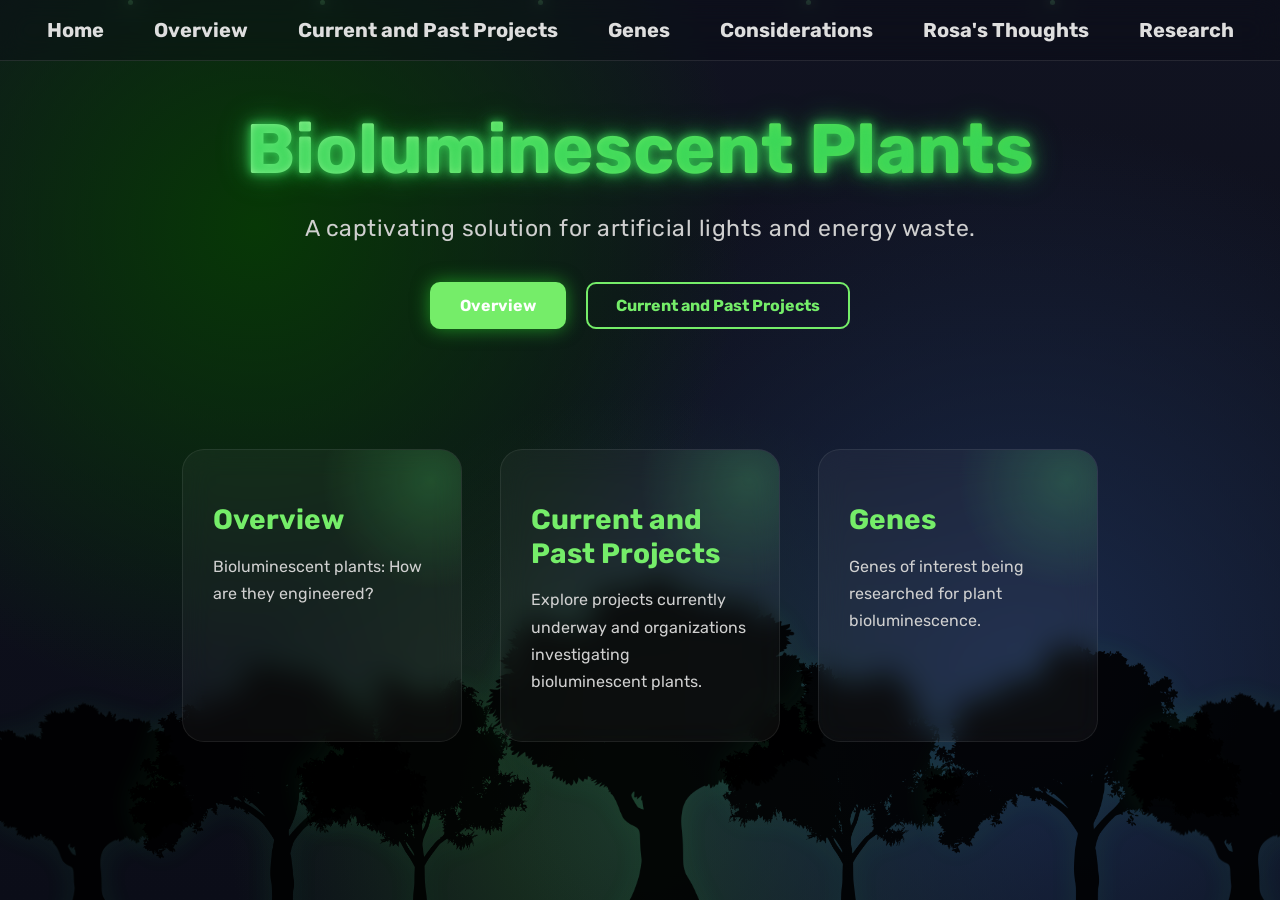
<file: index.html>
<!DOCTYPE html>
<html>

<head>
  <title>Bioluminescent Plants</title>

  <link rel="stylesheet" href="style.css">

  <style>

    body {
      margin: 0;
      overflow-x: hidden;

      font-family: 'Rubik', Arial, sans-serif;
      text-align: center;
      color: white;

      background:
        radial-gradient(circle at 20% 25%, #073806 0%, transparent 40%),
        radial-gradient(circle at 80% 75%, #1a2a4a 0%, transparent 45%),
        radial-gradient(circle at 50% 90%, #1c3b21 0%, transparent 40%),
        linear-gradient(180deg, #111321 0%, #0b0d18 100%);

      min-height: 100vh;
      padding-top: 0px;

      position: relative;
    }

    /* DARK FOREST */

.forest {
  position: fixed;

  bottom: 0;
  left: 0;

  width: 100%;
  height: 100vh;

  z-index: 2;

  pointer-events: none;
  overflow: hidden;
}

.tree {
  position: absolute;

  bottom: -40px;

  opacity: 0;

  object-fit: contain;

  display: block;

  transform-origin: bottom center;

  filter:
    brightness(0)
    drop-shadow(0 0 16px rgba(70,255,120,0.08));

  animation:
    riseUp 1.8s forwards,
    sway 5s ease-in-out infinite;
}

/* TREE POSITIONS */

.t1 {
  left: -2%;
  width: 220px;
  animation-delay: 0s;
}

.t2 {
  left: 10%;
  width: 300px;
  animation-delay: 0.2s;
}

.t3 {
  left: 23%;
  width: 240px;
  animation-delay: 0.4s;
}

.t4 {
  left: 38%;
  width: 340px;
  animation-delay: 0.6s;
}

.t5 {
  left: 56%;
  width: 250px;
  animation-delay: 0.8s;
}

.t6 {
  left: 72%;
  width: 320px;
  animation-delay: 1s;
}

.t7 {
  left: 88%;
  width: 230px;
  animation-delay: 1.2s;
}

/* TREE ANIMATIONS */

@keyframes riseUp {

  0% {
    opacity: 0;

    transform:
      translateY(60px)
      scale(0.96);
  }

  100% {
    opacity: 0.88;

    transform:
      translateY(0px)
      scale(1);
  }

}

@keyframes sway {

  0% {
    transform: rotate(0deg);
  }

  50% {
    transform: rotate(1deg);
  }

  100% {
    transform: rotate(0deg);
  }

}


    /* HERO */

.hero {
  margin-top: 40px;
  margin-bottom: 70px;

  position: relative;
  z-index: 10;
}

    h1 {
      font-size: 82px;
      margin-bottom: 12px;

      background: linear-gradient(to right, #daffd6, #75ed69, #40c433);

      -webkit-background-clip: text;
      -webkit-text-fill-color: transparent;

      text-shadow:
        0 0 8px rgba(55, 214, 88, 0.8),
        0 0 18px rgba(55, 214, 88, 0.6),
        0 0 32px rgba(55, 214, 88, 0.4);

      animation: titleGlow 1.2s ease forwards;
    }

    .subtitle {
      font-size: 23px;
      color: #cfcfcf;

      margin-bottom: 40px;

      letter-spacing: 0.5px;
    }

    /* BUTTONS */

    .buttons {
      display: flex;
      justify-content: center;
      gap: 20px;
      flex-wrap: wrap;
    }

    .main-btn {
      background: #75ed69;
      color: white;

      padding: 14px 30px;

      border-radius: 10px;

      text-decoration: none;
      font-weight: bold;

      box-shadow:
        0 0 18px rgba(46,230,50,0.55);

      transition: all 0.3s;
    }

    .main-btn:hover {
      transform: translateY(-3px);

      box-shadow:
        0 0 30px rgba(46,230,50,0.95);
    }

    .secondary-btn {
      border: 2px solid #75ed69;
      color: #75ed69;

      padding: 12px 28px;

      border-radius: 10px;

      text-decoration: none;
      font-weight: bold;

      transition: all 0.3s;
    }

    .secondary-btn:hover {
      background: #75ed69;
      color: white;

      box-shadow:
        0 0 20px rgba(46,230,50,0.45);
    }


    /* FEATURE SECTION */

.features {
  display: flex;
  justify-content: center;
  gap: 38px;

  flex-wrap: wrap;

  width: 92%;
  max-width: 1300px;

  margin:
    0 auto
    120px auto;

  position: relative;
  z-index: 10;
}

    /* CARDS */

    .card {
      position: relative;

      width: 280px;
      min-height: 250px;

      background: rgba(255,255,255,0.04);

      border-radius: 22px;

      border: 1px solid rgba(255,255,255,0.08);

      backdrop-filter: blur(14px);

      overflow: hidden;

      transition: all 0.35s;

      text-align: left;

      padding: 30px;
      box-sizing: border-box;
    }

    .card:hover {
      transform: translateY(-10px) scale(1.02);

      box-shadow:
        0 0 30px rgba(70,255,120,0.25);
    }

    .card-glow {
      position: absolute;

      width: 220px;
      height: 220px;

      border-radius: 50%;

      top: -80px;
      right: -80px;

      background:
        radial-gradient(circle,
        rgba(90,255,120,0.18) 0%,
        transparent 70%);

      pointer-events: none;
    }

    .card h2 {
      color: #75ed69;

      font-size: 28px;

      margin-bottom: 16px;

      line-height: 1.2;

      position: relative;
      z-index: 2;
    }

    .card p {
      color: #d0d0d0;

      font-size: 16px;

      line-height: 1.7;

      position: relative;
      z-index: 2;
    }

    /* FIREFLIES */

    .firefly {
      position: fixed;

      width: 5px;
      height: 5px;

      background: #8dff9d;

      border-radius: 50%;

      box-shadow:
        0 0 10px #8dff9d,
        0 0 18px #8dff9d;

      opacity: 0.6;

      animation:
        floatFly linear infinite;
    }

    .firefly:nth-child(1) {
      left: 10%;
      animation-duration: 12s;
      animation-delay: 0s;
    }

    .firefly:nth-child(2) {
      left: 25%;
      animation-duration: 15s;
      animation-delay: 3s;
    }

    .firefly:nth-child(3) {
      left: 42%;
      animation-duration: 13s;
      animation-delay: 2s;
    }

    .firefly:nth-child(4) {
      left: 63%;
      animation-duration: 18s;
      animation-delay: 5s;
    }

    .firefly:nth-child(5) {
      left: 82%;
      animation-duration: 16s;
      animation-delay: 1s;
    }

    @keyframes floatFly {

      0% {
        transform: translateY(100vh) translateX(0px);
        opacity: 0;
      }

      10% {
        opacity: 0.7;
      }

      50% {
        transform: translateY(45vh) translateX(30px);
      }

      100% {
        transform: translateY(-20vh) translateX(-20px);
        opacity: 0;
      }

    }

    /* TITLE ANIMATION */

    @keyframes titleGlow {

      0% {
        opacity: 0;
        transform: translateY(12px);
      }

      100% {
        opacity: 1;
        transform: translateY(0px);
      }

    }

    /* MOBILE */

    @media screen and (max-width:768px) {

      h1 {
        font-size: 54px;
      }

      .subtitle {
        font-size: 19px;
      }

      nav ul {
        flex-direction: column;
        gap: 15px;
      }

      .features {
        flex-direction: column;
        align-items: center;
      }

      .card {
        width: 92%;
      }

      .forest {
        height: 220px;
      }

      .tree {
        width: 180px !important;
      }

    }

  </style>

</head>

<body>

  <!-- FIREFLIES -->

  <div class="firefly"></div>
  <div class="firefly"></div>
  <div class="firefly"></div>
  <div class="firefly"></div>
  <div class="firefly"></div>

  <!-- NAVBAR -->

  <nav>

    <ul>
      <li><a href="index.html">Home</a></li>
      <li><a href="overview.html">Overview</a></li>
      <li><a href="projects.html">Current and Past Projects</a></li>
      <li><a href="genes.html">Genes</a></li>
      <li><a href="considerations.html">Considerations</a></li>
      <li><a href="rosasthoughts.html">Rosa's Thoughts</a></li>
      <li><a href="research.html">Research</a></li>
    </ul>

  </nav>

  <!-- HERO -->

  <div class="hero">

    <h1>Bioluminescent Plants</h1>

    <p class="subtitle">
      A captivating solution for artificial lights and energy waste.
    </p>

    <div class="buttons">

      <a href="overview.html" class="main-btn">
        Overview
      </a>

      <a href="projects.html" class="secondary-btn">
        Current and Past Projects
      </a>

    </div>

  </div>

  <!-- FEATURE CARDS -->

  <div class="features">

    <div class="card">

      <div class="card-glow"></div>

      <h2>Overview</h2>

      <p>
        Bioluminescent plants: How are they engineered?
      </p>

    </div>

    <div class="card">

      <div class="card-glow"></div>

      <h2>Current and Past Projects</h2>

      <p>
        Explore projects currently underway and organizations investigating bioluminescent plants.
      </p>

    </div>

    <div class="card">

      <div class="card-glow"></div>

      <h2>Genes</h2>

      <p>
        Genes of interest being researched for plant bioluminescence.
      </p>

    </div>

  </div>

  <!-- FOREST -->

  <div class="forest">

    <img class="tree t1" src="tree silhouette.png">
    <img class="tree t2" src="tree silhouette 2.png">
    <img class="tree t3" src="tree silhouette 3.png">
    <img class="tree t4" src="tree silhouette.png">
    <img class="tree t5" src="tree silhouette 3.png">
    <img class="tree t6" src="tree silhouette 2.png">
    <img class="tree t7" src="tree silhouette.png">

  </div>

</body>

</html>
</file>
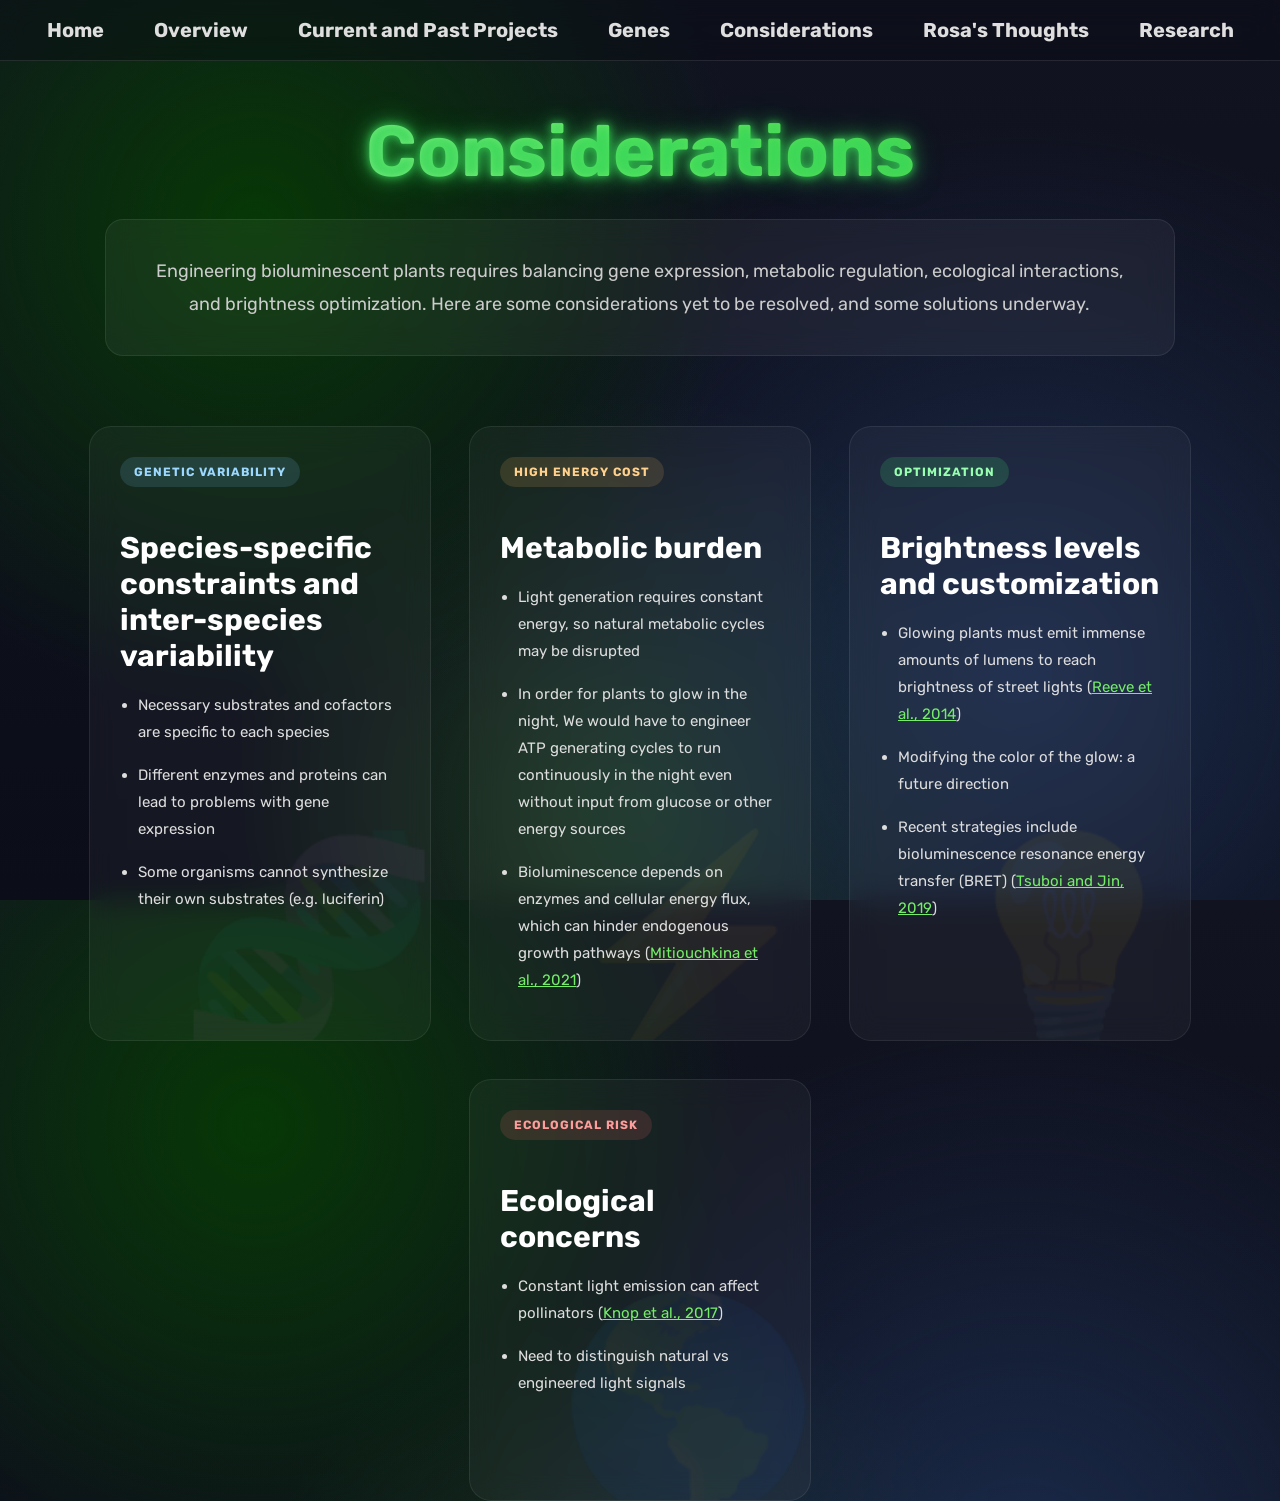
<file: considerations.html>
<!DOCTYPE html>
<html>

<head>
  <title>Considerations</title>
  <link rel="stylesheet" href="style.css">

  <style>

    body {
      margin: 0;
      font-family: 'Rubik', Arial, sans-serif;
      text-align: center;
      color: white;

      background:
        radial-gradient(circle at 20% 25%, #073806 0%, transparent 40%),
        radial-gradient(circle at 80% 75%, #1a2a4a 0%, transparent 45%),
        radial-gradient(circle at 50% 90%, #1c3b21 0%, transparent 40%),
        linear-gradient(180deg, #111321 0%, #0b0d18 100%);

      min-height: 100vh;
      padding-top: 0px;
    }

    /* ===== FADE REVEAL SYSTEM ===== */

    .reveal, .title-reveal {
      opacity: 0;
      transform: translateY(25px);
      transition: all 0.9s ease;
    }

    .reveal.active,
    .title-reveal.active {
      opacity: 1;
      transform: translateY(0);
    }

    /* TITLE */

    h1 {
      font-size: 72px;
      margin-bottom: 25px;

      background: linear-gradient(to right, #daffd6, #75ed69, #40c433);

      -webkit-background-clip: text;
      -webkit-text-fill-color: transparent;

      text-shadow:
        0 0 8px rgba(55, 214, 88, 0.8),
        0 0 18px rgba(55, 214, 88, 0.6),
        0 0 32px rgba(55, 214, 88, 0.4);
    }

    /* INTRO */

    .intro-box {
      width: 78%;
      margin: auto auto 70px auto;
      padding: 35px;

      background: rgba(255,255,255,0.05);
      border-radius: 18px;
      border: 1px solid rgba(255,255,255,0.08);
      backdrop-filter: blur(14px);

      color: #ccc;
      font-size: 18px;
      line-height: 1.8;
    }

    /* GRID */

    .considerations-grid {
      display: flex;
      justify-content: center;
      flex-wrap: wrap;
      gap: 38px;
      width: 92%;
      margin: auto auto 120px auto;
    }

    /* CARDS */

    .consideration-card {
      position: relative;
      width: 340px;
      min-height: 420px;

      background: rgba(255,255,255,0.04);
      border-radius: 22px;
      border: 1px solid rgba(255,255,255,0.08);
      backdrop-filter: blur(14px);
      overflow: hidden;

      transition: all 0.35s;
      text-align: left;

      opacity: 0;
      transform: translateY(25px);
    }

    .consideration-card.active {
      opacity: 1;
      transform: translateY(0);
    }

    .consideration-card:hover {
      transform: translateY(-10px) scale(1.02);
    }

    /* GLOW EFFECTS */

    .species:hover { box-shadow: 0 0 30px rgba(120,200,255,0.28); }
    .metabolic:hover { box-shadow: 0 0 30px rgba(255,180,90,0.28); }
    .brightness:hover { box-shadow: 0 0 30px rgba(70,255,120,0.28); }
    .ecology:hover { box-shadow: 0 0 30px rgba(255,110,110,0.28); }

    /* BACKGROUND SYMBOLS */

    .bg-symbol {
      position: absolute;
      font-size: 210px;
      right: -10px;
      bottom: -30px;
      opacity: 0.05;
      transition: all 0.35s;
      user-select: none;
    }

    .consideration-card:hover .bg-symbol {
      opacity: 0.12;
      transform: scale(1.08);
    }

    /* CONTENT */

    .card-content {
      position: relative;
      z-index: 2;
      padding: 30px;
    }

    .card-content h2 {
      color: white;
      font-size: 30px;
      line-height: 1.2;
      margin-bottom: 18px;
    }

    .card-content ul {
      padding-left: 18px;
    }

    .card-content li {
      color: #ddd;
      font-size: 15px;
      line-height: 1.8;
      margin-bottom: 16px;
    }

    .card-content a {
      color: #75ed69;
      text-decoration: underline;
      transition: all 0.3s;
    }

    .card-content a:hover {
      color: #b8ffb1;
      text-shadow: 0 0 10px rgba(100,255,120,0.8);
    }

    /* STATUS TAGS */

    .status {
      display: inline-block;
      margin-bottom: 18px;
      padding: 8px 14px;
      border-radius: 999px;
      font-size: 12px;
      font-weight: bold;
      letter-spacing: 1px;
    }

    .blue { background: rgba(120,200,255,0.14); color: #9dd8ff; }
    .orange { background: rgba(255,180,90,0.14); color: #ffd18d; }
    .green { background: rgba(70,255,120,0.14); color: #98ffb0; }
    .red { background: rgba(255,110,110,0.14); color: #ff9d9d; }

  </style>
</head>

<body>

  <nav>
    <ul>
      <li><a href="index.html">Home</a></li>
      <li><a href="overview.html">Overview</a></li>
      <li><a href="projects.html">Current and Past Projects</a></li>
      <li><a href="genes.html">Genes</a></li>
      <li><a href="considerations.html">Considerations</a></li>
      <li><a href="rosasthoughts.html">Rosa's Thoughts</a></li>
      <li><a href="research.html">Research</a></li>
    </ul>
  </nav>

  <h1 class="title-reveal">Considerations</h1>

  <div class="intro-box reveal">
    Engineering bioluminescent plants requires balancing gene expression, metabolic regulation, ecological interactions, and brightness optimization. 
    Here are some considerations yet to be resolved, and some solutions underway.
  </div>

  <div class="considerations-grid">

    <div class="consideration-card species reveal">
      <div class="bg-symbol">🧬</div>
      <div class="card-content">
        <span class="status blue">GENETIC VARIABILITY</span>
        <h2>Species-specific constraints and inter-species variability</h2>
        <ul>
          <li>Necessary substrates and cofactors are specific to each species</li>
          <li>Different enzymes and proteins can lead to problems with gene expression</li>
          <li>Some organisms cannot synthesize their own substrates (e.g. luciferin)</li>
        </ul>
      </div>
    </div>

    <div class="consideration-card metabolic reveal">
      <div class="bg-symbol">⚡</div>
      <div class="card-content">
        <span class="status orange">HIGH ENERGY COST</span>
        <h2>Metabolic burden</h2>
        <ul>
          <li>Light generation requires constant energy, so natural metabolic cycles may be disrupted</li>
          <li>
            In order for plants to glow in the night, We would have to engineer ATP generating cycles to run continuously in the night even without input from glucose or other energy sources
          </li>
          <li>
            Bioluminescence depends on enzymes and cellular energy flux, which can hinder endogenous growth pathways
            (<a href="https://pubmed.ncbi.nlm.nih.gov/34251679/" target="_blank">Mitiouchkina et al., 2021</a>)
          </li>
        </ul>
      </div>
    </div>

    <div class="consideration-card brightness reveal">
      <div class="bg-symbol">💡</div>
      <div class="card-content">
        <span class="status green">OPTIMIZATION</span>
        <h2>Brightness levels and customization</h2>
        <ul>
          <li>
            Glowing plants must emit immense amounts of lumens to reach brightness of street lights
            (<a href="https://link.springer.com/chapter/10.1007/978-3-662-43619-6_1" target="_blank">Reeve et al., 2014</a>)
          </li>
          <li>Modifying the color of the glow: a future direction</li>
          <li>
            Recent strategies include bioluminescence resonance energy transfer (BRET)
            (<a href="https://pubmed.ncbi.nlm.nih.gov/35530680/" target="_blank">Tsuboi and Jin, 2019</a>)
          </li>
        </ul>
      </div>
    </div>

    <div class="consideration-card ecology reveal">
      <div class="bg-symbol">🌎</div>
      <div class="card-content">
        <span class="status red">ECOLOGICAL RISK</span>
        <h2>Ecological concerns</h2>
        <ul>
          <li>
            Constant light emission can affect pollinators
            (<a href="https://pubmed.ncbi.nlm.nih.gov/29181445/" target="_blank">Knop et al., 2017</a>)
          </li>
          <li>Need to distinguish natural vs engineered light signals</li>
        </ul>
      </div>
    </div>

  </div>

  <script>
    const reveals = document.querySelectorAll('.reveal, .title-reveal');

    const observer = new IntersectionObserver(entries => {
      entries.forEach(entry => {
        if (entry.isIntersecting) {
          entry.target.classList.add('active');
        }
      });
    }, { threshold: 0.12 });

    reveals.forEach(el => observer.observe(el));

    window.addEventListener('scroll', () => {
      const y = window.scrollY;
      document.body.style.backgroundPosition = `
        0px ${y * 0.08}px,
        0px ${y * 0.05}px,
        0px ${y * 0.02}px,
        center
      `;
    });
  </script>

</body>
</html>
</file>
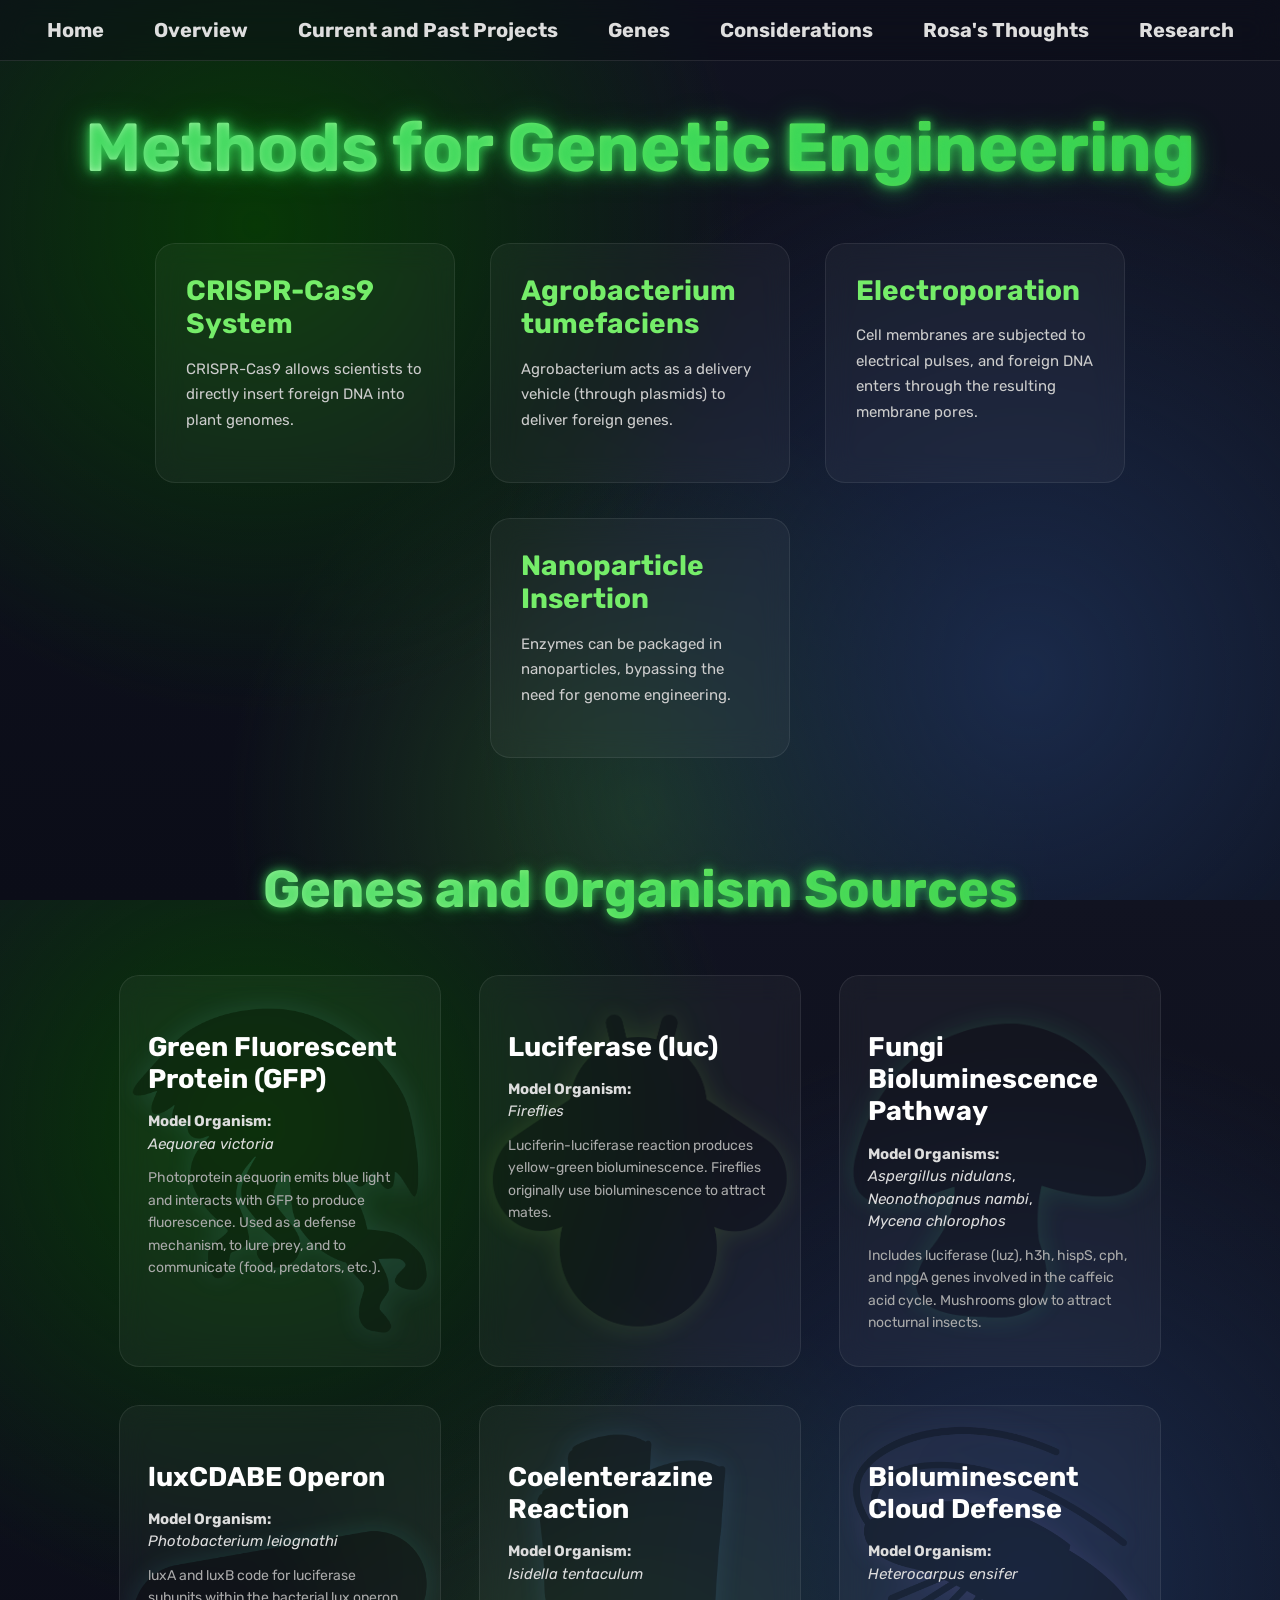
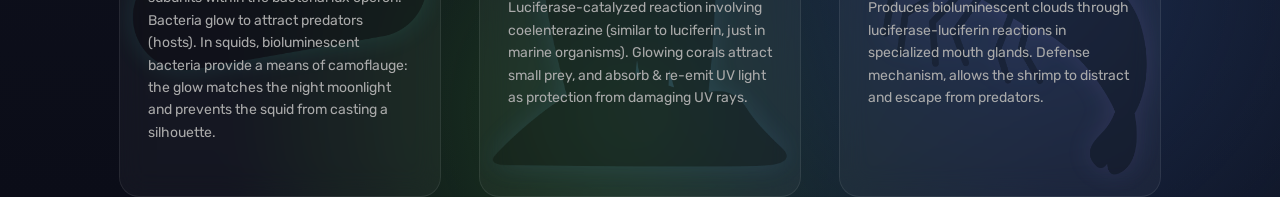
<file: genes.html>
<!DOCTYPE html>
<html>

<head>
  <title>Genes</title>
  <link rel="stylesheet" href="style.css">

  <style>

    body {
      margin: 0;
      font-family: 'Rubik', Arial, sans-serif;
      text-align: center;
      color: white;

      background:
        radial-gradient(circle at 20% 25%, #073806 0%, transparent 40%),
        radial-gradient(circle at 80% 75%, #1a2a4a 0%, transparent 45%),
        radial-gradient(circle at 50% 90%, #1c3b21 0%, transparent 40%),
        linear-gradient(180deg, #111321 0%, #0b0d18 100%);

      min-height: 100vh;
      padding-top: 0px;
    }

    /* ================= ANIMATION (added) ================= */

    @keyframes fadeInUp {
      from {
        opacity: 0;
        transform: translateY(20px);
      }
      to {
        opacity: 1;
        transform: translateY(0);
      }
    }

    h1 {
      font-size: 68px;
      margin-bottom: 55px;

      background: linear-gradient(to right, #daffd6, #75ed69, #40c433);

      -webkit-background-clip: text;
      -webkit-text-fill-color: transparent;

      text-shadow:
        0 0 8px rgba(55, 214, 88, 0.8),
        0 0 18px rgba(55, 214, 88, 0.6),
        0 0 32px rgba(55, 214, 88, 0.4);

      animation: fadeInUp 0.8s ease forwards;
    }

    /* METHODS GRID */

    .methods-container {
      display: flex;
      justify-content: center;
      flex-wrap: wrap;
      gap: 35px;
      width: 92%;
      margin: auto auto 100px auto;
    }

    /* METHOD CARDS */

    .method-card {
      width: 300px;
      height: 240px;

      background: rgba(255,255,255,0.04);
      border-radius: 20px;
      border: 1px solid rgba(255,255,255,0.08);

      backdrop-filter: blur(14px);
      padding: 30px;

      text-align: left;
      transition: all 0.35s;
      box-sizing: border-box;

      /* added animation */
      opacity: 0;
      transform: translateY(20px);
      animation: fadeInUp 0.8s ease forwards;
      animation-delay: 0.15s;
    }

    .method-card:hover {
      transform: translateY(-8px);
      box-shadow:
        0 0 24px rgba(55,214,88,0.22);
    }

    .method-card h2 {
      color: #75ed69;
      font-size: 28px;
      line-height: 1.2;
      margin-top: 0;
      margin-bottom: 16px;
    }

    .method-card p {
      color: #ccc;
      font-size: 15px;
      line-height: 1.7;
      margin: 0;
    }

    /* SECTION TITLE */

    .section-title {
      font-size: 52px;
      margin-top: 40px;
      margin-bottom: 55px;

      background: linear-gradient(to right, #daffd6, #75ed69, #40c433);
      -webkit-background-clip: text;
      -webkit-text-fill-color: transparent;

      text-shadow:
        0 0 8px rgba(55, 214, 88, 0.7),
        0 0 18px rgba(55, 214, 88, 0.4);

      animation: fadeInUp 0.8s ease forwards;
      animation-delay: 0.1s;
    }

    /* GRID */

    .organism-grid {
      display: flex;
      justify-content: center;
      flex-wrap: wrap;
      gap: 38px;
      width: 92%;
      margin: auto auto 120px auto;
    }

    /* ORGANISM CARD */

    .organism-card {
      position: relative;
      width: 320px;
      height: 390px;

      background: rgba(255,255,255,0.04);
      border-radius: 20px;
      border: 1px solid rgba(255,255,255,0.08);

      backdrop-filter: blur(14px);
      overflow: hidden;

      transition: all 0.35s;

      /* added animation */
      opacity: 0;
      transform: translateY(20px);
      animation: fadeInUp 0.8s ease forwards;
      animation-delay: 0.2s;
    }

    .organism-card:hover {
      transform: translateY(-8px);
    }

    /* SILHOUETTES */

    .organism-card img {
      position: absolute;
      width: 92%;
      height: 92%;
      object-fit: contain;

      top: 50%;
      left: 50%;
      transform: translate(-50%, -50%);

      opacity: 0.22;
      transition: all 0.35s;
    }

    /* TEXT */

    .organism-info {
      position: relative;
      z-index: 2;
      padding: 28px;
      text-align: left;
    }

    .organism-info h3 {
      color: white;
      font-size: 27px;
      line-height: 1.2;
      margin-bottom: 14px;
    }

    .organism-info p {
      color: #ddd;
      font-size: 15px;
      line-height: 1.5;
      margin-bottom: 12px;
    }

    .organism-info span {
      color: #aaa;
      font-size: 14px;
      line-height: 1.6;
    }

    /* GLOW COLORS (unchanged) */

    .jellyfish img { filter: drop-shadow(0 0 14px rgba(120,220,255,0.55)); }
    .jellyfish:hover img { opacity: 0.32; filter: drop-shadow(0 0 24px rgba(120,220,255,0.8)); }

    .firefly img { filter: drop-shadow(0 0 14px rgba(190,255,90,0.55)); }
    .firefly:hover img { opacity: 0.32; filter: drop-shadow(0 0 24px rgba(190,255,90,0.8)); }

    .mushroom img { filter: drop-shadow(0 0 14px rgba(80,255,140,0.55)); }
    .mushroom:hover img { opacity: 0.32; filter: drop-shadow(0 0 24px rgba(80,255,140,0.8)); }

    .bacteria img { filter: drop-shadow(0 0 14px rgba(80,255,220,0.55)); }
    .bacteria:hover img { opacity: 0.32; filter: drop-shadow(0 0 24px rgba(80,255,220,0.8)); }

    .coral img { filter: drop-shadow(0 0 14px rgba(100,180,255,0.55)); }
    .coral:hover img { opacity: 0.32; filter: drop-shadow(0 0 24px rgba(100,180,255,0.8)); }

    .shrimp img { filter: drop-shadow(0 0 14px rgba(180,140,255,0.55)); }
    .shrimp:hover img { opacity: 0.32; filter: drop-shadow(0 0 24px rgba(180,140,255,0.8)); }

    /* MOBILE */

    @media screen and (max-width:768px) {

      h1 { font-size: 50px; }

      .section-title { font-size: 40px; }

      nav ul { flex-direction: column; gap: 15px; }

      .organism-card,
      .method-card {
        width: 92%;
        height: auto;
      }
    }

  </style>

</head>

<body>

  <nav>
    <ul>
      <li><a href="index.html">Home</a></li>
      <li><a href="overview.html">Overview</a></li>
      <li><a href="projects.html">Current and Past Projects</a></li>
      <li><a href="genes.html">Genes</a></li>
      <li><a href="considerations.html">Considerations</a></li>
      <li><a href="rosasthoughts.html">Rosa's Thoughts</a></li>
      <li><a href="research.html">Research</a></li>
    </ul>
  </nav>

  <h1>Methods for Genetic Engineering</h1>

  <div class="methods-container">

    <div class="method-card">
      <h2>CRISPR-Cas9 System</h2>
      <p>CRISPR-Cas9 allows scientists to directly insert foreign DNA into plant genomes.</p>
    </div>

    <div class="method-card">
      <h2>Agrobacterium tumefaciens</h2>
      <p>Agrobacterium acts as a delivery vehicle (through plasmids) to deliver foreign genes.</p>
    </div>

    <div class="method-card">
      <h2>Electroporation</h2>
      <p>Cell membranes are subjected to electrical pulses, and foreign DNA enters through the resulting membrane pores.</p>
    </div>

    <div class="method-card">
      <h2>Nanoparticle Insertion</h2>
      <p>Enzymes can be packaged in nanoparticles, bypassing the need for genome engineering.</p>
    </div>

  </div>

  <h2 class="section-title">Genes and Organism Sources</h2>

  <div class="organism-grid">

    <!-- JELLYFISH -->
    <div class="organism-card jellyfish">

      <img src="jellyfish silhouette.png" alt="Jellyfish">

      <div class="organism-info">

        <h3>Green Fluorescent Protein (GFP)</h3>

        <p>
          <strong>Model Organism:</strong><br>
          <i>Aequorea victoria</i>
        </p>

        <span>
          Photoprotein aequorin emits blue light and interacts with GFP to produce fluorescence. Used as a defense mechanism, to lure prey, and to communicate (food, predators, etc.).
        </span>

      </div>

    </div>

    <!-- FIREFLY -->
    <div class="organism-card firefly">

      <img src="firefly silhouette 2.png" alt="Firefly">

      <div class="organism-info">

        <h3>Luciferase (luc)</h3>

        <p>
          <strong>Model Organism:</strong><br>
          <i>Fireflies</i>
        </p>

        <span>
          Luciferin-luciferase reaction produces yellow-green bioluminescence. Fireflies originally use bioluminescence to attract mates.
        </span>

      </div>

    </div>

    <!-- MUSHROOM -->
    <div class="organism-card mushroom">

      <img src="mushroom silhouette.png" alt="Mushroom">

      <div class="organism-info">

        <h3>Fungi Bioluminescence Pathway</h3>

        <p>
          <strong>Model Organisms:</strong><br>
          <i>Aspergillus nidulans</i>,<br>
          <i>Neonothopanus nambi</i>,<br>
          <i>Mycena chlorophos</i>
        </p>

        <span>
          Includes luciferase (luz), h3h, hispS, cph, and npgA genes involved in the caffeic acid cycle. Mushrooms glow to attract nocturnal insects.
        </span>

      </div>

    </div>

    <!-- BACTERIA -->
    <div class="organism-card bacteria">

      <img src="bacteria silhouette.png" alt="Bacteria">

      <div class="organism-info">

        <h3>luxCDABE Operon</h3>

        <p>
          <strong>Model Organism:</strong><br>
          <i>Photobacterium leiognathi</i>
        </p>

        <span>
          luxA and luxB code for luciferase subunits within the bacterial lux operon. Bacteria glow to attract predators (hosts). In squids, bioluminescent bacteria provide a means of camoflauge: the glow matches the night moonlight and prevents the squid from casting a silhouette. 
        </span>

      </div>

    </div>

    <!-- CORAL -->
    <div class="organism-card coral">

      <img src="coral silhouette.png" alt="Coral">

      <div class="organism-info">

        <h3>Coelenterazine Reaction</h3>

        <p>
          <strong>Model Organism:</strong><br>
          <i>Isidella tentaculum</i>
        </p>

        <span>
          Luciferase-catalyzed reaction involving coelenterazine (similar to luciferin, just in marine organisms). Glowing corals attract small prey, and absorb & re-emit UV light as protection from damaging UV rays.
        </span>

      </div>

    </div>

    <!-- SHRIMP -->
    <div class="organism-card shrimp">

      <img src="shrimp silhouette.png" alt="Shrimp">

      <div class="organism-info">

        <h3>Bioluminescent Cloud Defense</h3>

        <p>
          <strong>Model Organism:</strong><br>
          <i>Heterocarpus ensifer</i>
        </p>

        <span>
          Produces bioluminescent clouds through luciferase-luciferin reactions in specialized mouth glands. Defense mechanism, allows the shrimp to distract and escape from predators.
        </span>

      </div>

    </div>

  </div>

</body>

</html>
</file>
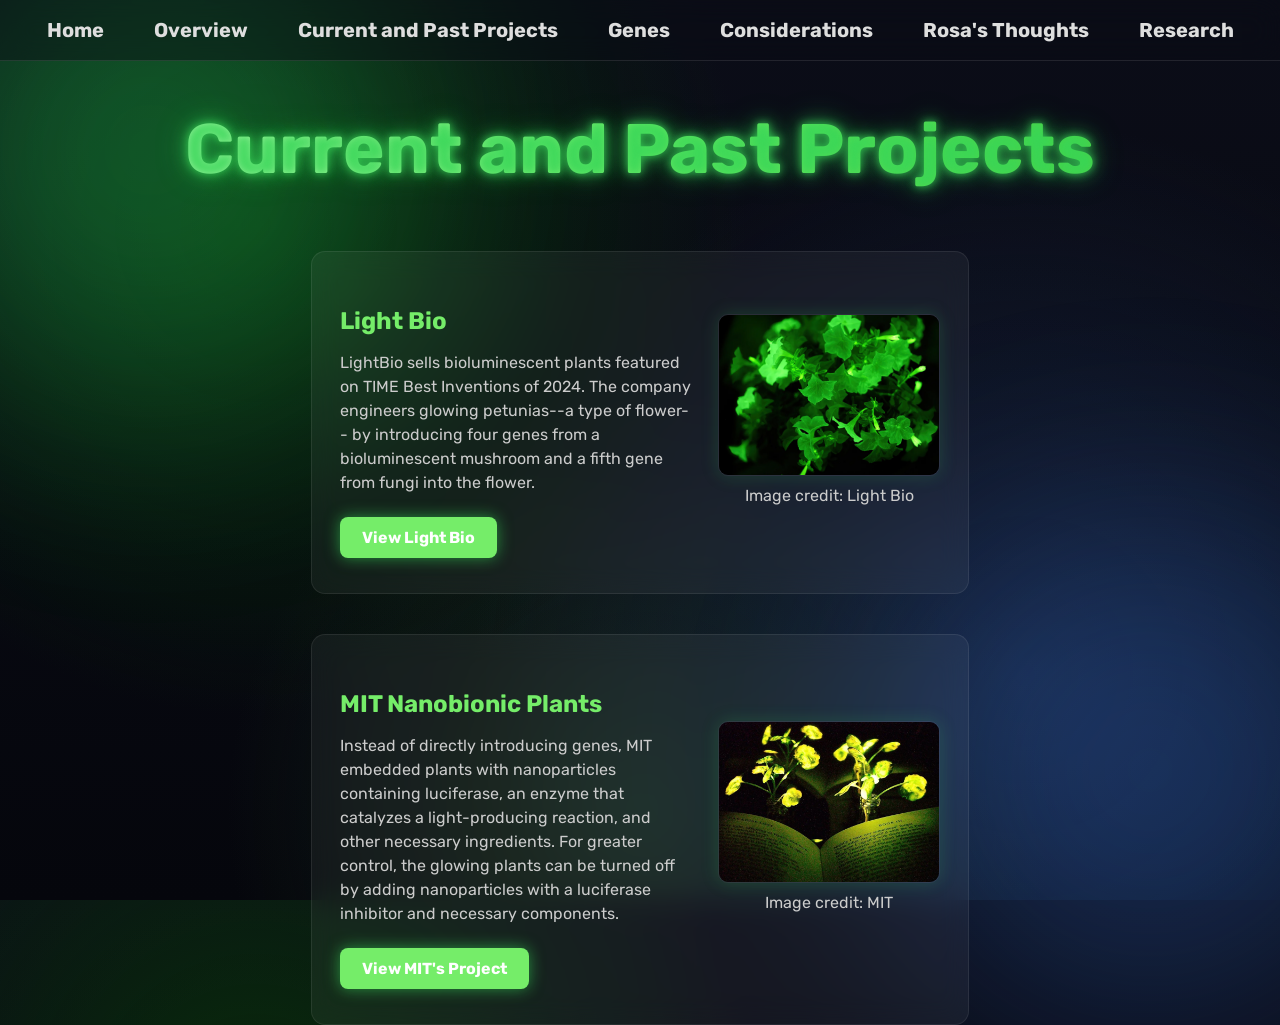
<file: projects.html>
<!DOCTYPE html>
<html>

<head>
  <title>Current and Past Projects</title>
  <link rel="stylesheet" href="style.css">

  <style>

    body {
      margin: 0;
      font-family: 'Rubik', Arial, sans-serif;
      text-align: center;
      color: white;

      background:
        radial-gradient(circle at 20% 25%, rgba(7,56,6,0.7) 0%, transparent 40%),
        radial-gradient(circle at 80% 75%, rgba(26,42,74,0.7) 0%, transparent 45%),
        radial-gradient(circle at 50% 90%, rgba(28,59,33,0.6) 0%, transparent 40%),
        linear-gradient(180deg, #0b0d18 0%, #05060c 100%);

      min-height: 100vh;
      padding-top: 0px;
      overflow-x: hidden;
    }

    body::before,
    body::after {
      content: "";
      position: fixed;
      width: 500px;
      height: 500px;
      border-radius: 50%;
      filter: blur(120px);
      z-index: -1;
      opacity: 0.25;
      animation: floatGlow 14s ease-in-out infinite alternate;
    }

    body::before {
      background: #2cff7a;
      top: -100px;
      left: -100px;
    }

    body::after {
      background: #3b82f6;
      bottom: -120px;
      right: -120px;
      animation: floatGlow 18s ease-in-out infinite alternate-reverse;
    }

    @keyframes floatGlow {
      from { transform: translateY(0px) scale(1); }
      to { transform: translateY(40px) scale(1.1); }
    }

    h1 {
      font-size: 70px;
      margin-bottom: 60px;

      background: linear-gradient(to right, #daffd6, #75ed69, #40c433);
      -webkit-background-clip: text;
      -webkit-text-fill-color: transparent;

      text-shadow:
        0 0 8px rgba(55, 214, 88, 0.8),
        0 0 18px rgba(55, 214, 88, 0.6),
        0 0 32px rgba(55, 214, 88, 0.4);

      animation: fadeInUp 0.8s ease forwards;
    }

    .guides-container {
      display: flex;
      justify-content: center;
      gap: 40px;
      flex-wrap: wrap;
      margin-bottom: 120px;
    }

    .guide-card {
      width: 600px;
      min-height: 260px;

      display: flex;
      justify-content: space-between;
      align-items: center;
      gap: 25px;

      padding: 35px 28px;

      background: rgba(255,255,255,0.05);
      border-radius: 14px;
      border: 1px solid rgba(255,255,255,0.08);

      backdrop-filter: blur(14px);

      text-align: left;

      transition: all 0.35s ease;

      opacity: 0;
      transform: translateY(25px);
      animation: fadeInUp 0.8s ease forwards;
    }

    .guide-card:nth-child(2) {
      animation-delay: 0.15s;
    }

    .guide-card:hover {
      transform: translateY(-8px);
      box-shadow: 0 0 25px rgba(55, 214, 88, 0.35);
    }

    .card-content {
      flex: 1;
    }

    .media {
      display: flex;
      flex-direction: column;
      align-items: center;
    }

    .guide-card img {
      width: 220px;
      height: 160px;
      object-fit: cover;

      border-radius: 10px;
      border: 1px solid rgba(255,255,255,0.08);

      box-shadow: 0 0 18px rgba(55, 214, 88, 0.18);
    }

    .image-credit {
      font-size: 12px;
      color: rgba(255,255,255,0.5);
      margin-top: 8px;
    }

    .guide-card h2 {
      color: #75ed69;
      margin-bottom: 15px;
      font-size: 24px;
    }

    .guide-card p {
      color: #ccc;
      font-size: 16px;
      line-height: 1.5;
      margin-bottom: 22px;
    }

    .guide-card a {
      display: inline-block;
      text-decoration: none;

      background: #75ed69;
      color: white;

      padding: 11px 22px;
      border-radius: 8px;
      font-weight: bold;

      box-shadow: 0 0 15px rgba(55, 214, 88, 0.6);
      transition: all 0.3s;
    }

    .guide-card a:hover {
      background: #57c76a;
      box-shadow: 0 0 25px rgba(55, 214, 88, 1);
    }

    @keyframes fadeInUp {
      from {
        opacity: 0;
        transform: translateY(25px);
      }
      to {
        opacity: 1;
        transform: translateY(0);
      }
    }

  </style>

</head>

<body data-page="studyguides">

<nav>
  <ul>
     <li><a href="index.html">Home</a></li>
    <li><a href="overview.html">Overview</a></li>
    <li><a href="projects.html">Current and Past Projects</a></li>
    <li><a href="genes.html">Genes</a></li>
    <li><a href="considerations.html">Considerations</a></li>
    <li><a href="rosasthoughts.html">Rosa's Thoughts</a></li>
    <li><a href="research.html">Research</a></li>
  </ul>
</nav>

<h1>Current and Past Projects</h1>

<div class="guides-container">

  <div class="guide-card">

    <div class="card-content">
      <h2>Light Bio</h2>

      <p>
        LightBio sells bioluminescent plants featured on TIME Best Inventions of 2024. The company engineers glowing petunias--a type of flower-- by introducing four genes from a bioluminescent mushroom and a fifth gene from fungi into the flower. 
      </p>

      <a href="https://light.bio/?srsltid=AfmBOorNCK0HzvQUMNzmnxAu2SzDWaCtN6ujWsZsHLunSIAgh1n4mokr" target="_blank">
        View Light Bio
      </a>
    </div>

    <div class="media">
      <img src="lightbio.webp" alt="Light Bio">
      <p class="image-credit">Image credit: Light Bio</p>
    </div>

  </div>

  <div class="guide-card">

    <div class="card-content">
      <h2>MIT Nanobionic Plants</h2>

      <p>
        Instead of directly introducing genes, MIT embedded plants with nanoparticles containing luciferase, an enzyme that catalyzes a light-producing reaction, and other necessary ingredients. For greater control, the glowing plants can be turned off by adding nanoparticles with a luciferase inhibitor and necessary components.
      </p>

      <a href="https://news.mit.edu/2017/engineers-create-nanobionic-plants-that-glow-1213" target="_blank">
        View MIT's Project
      </a>
    </div>

    <div class="media">
      <img src="glowingplant.jpg" alt="Glowing Plant">
      <p class="image-credit">Image credit: MIT</p>
    </div>

  </div>

</div>

</body>

</html>
</file>
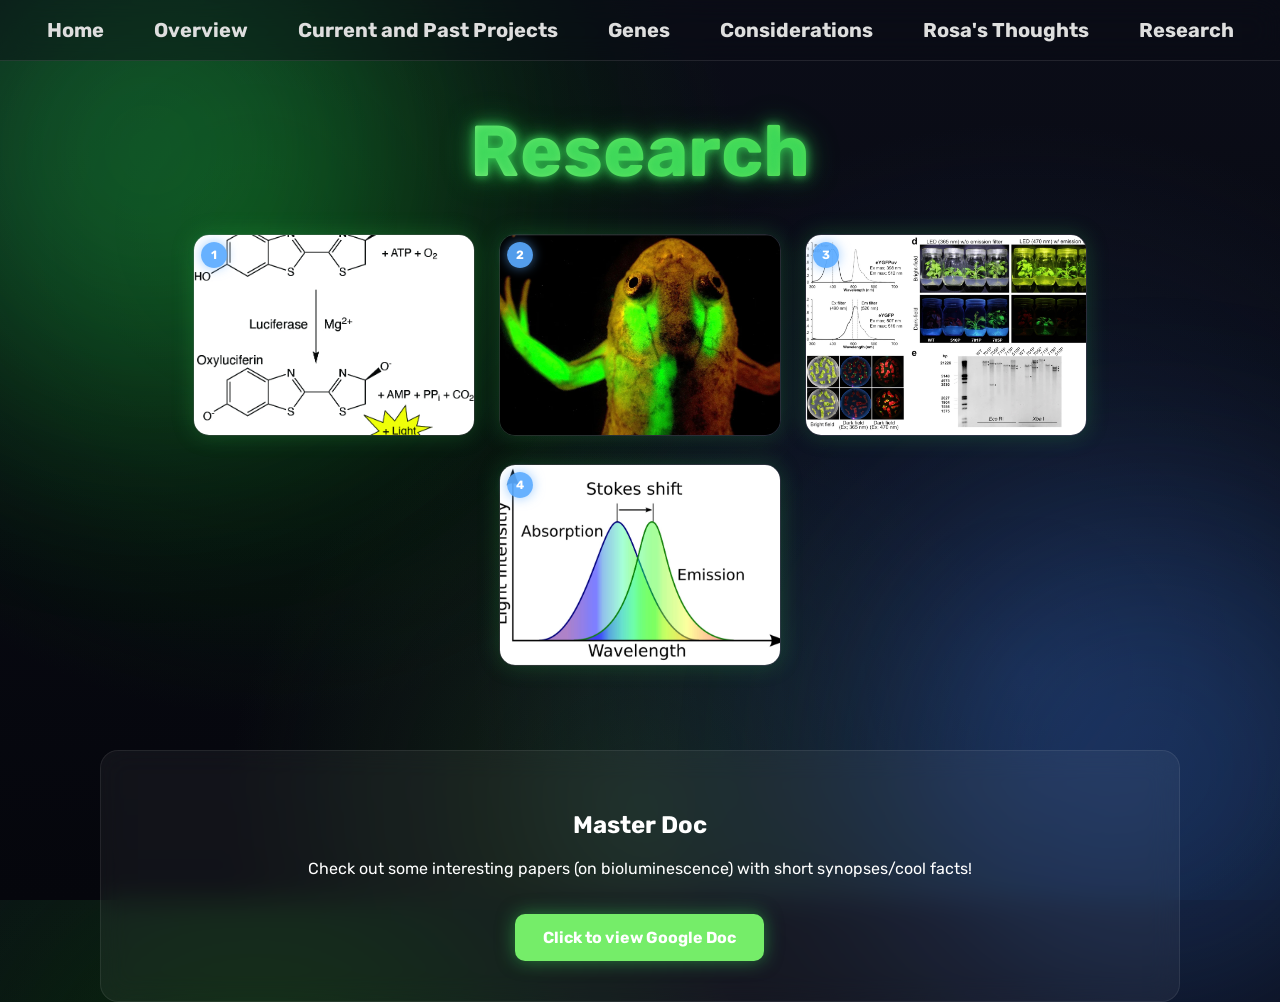
<file: research.html>
<!DOCTYPE html>
<html>

<head>
  <title>Research</title>
  <link rel="stylesheet" href="style.css">

  <style>

    body {
      margin: 0;
      font-family: 'Rubik', Arial, sans-serif;
      text-align: center;
      color: white;

      background:
        radial-gradient(circle at 20% 25%, rgba(7,56,6,0.7) 0%, transparent 40%),
        radial-gradient(circle at 80% 75%, rgba(26,42,74,0.7) 0%, transparent 45%),
        radial-gradient(circle at 50% 90%, rgba(28,59,33,0.6) 0%, transparent 40%),
        linear-gradient(180deg, #0b0d18 0%, #05060c 100%);

      min-height: 100vh;
      padding-top: 0px;
      overflow-x: hidden;
    }

    /* floating glow */
    body::before,
    body::after {
      content: "";
      position: fixed;
      width: 500px;
      height: 500px;
      border-radius: 50%;
      filter: blur(120px);
      z-index: -1;
      opacity: 0.25;
      animation: floatGlow 14s ease-in-out infinite alternate;
    }

    body::before {
      background: #2cff7a;
      top: -100px;
      left: -100px;
    }

    body::after {
      background: #3b82f6;
      bottom: -120px;
      right: -120px;
      animation: floatGlow 18s ease-in-out infinite alternate-reverse;
    }

    @keyframes floatGlow {
      from { transform: translateY(0px) scale(1); }
      to { transform: translateY(40px) scale(1.1); }
    }

    /* TITLE */
    h1 {
      font-size: 72px;
      margin-bottom: 40px;

      background: linear-gradient(to right, #daffd6, #75ed69, #40c433);
      -webkit-background-clip: text;
      -webkit-text-fill-color: transparent;

      text-shadow:
        0 0 8px rgba(55, 214, 88, 0.8),
        0 0 18px rgba(55, 214, 88, 0.6),
        0 0 32px rgba(55, 214, 88, 0.4);

      animation: fadeInUp 0.8s ease forwards;
    }

    @keyframes fadeInUp {
      from { opacity: 0; transform: translateY(25px); }
      to { opacity: 1; transform: translateY(0); }
    }

    /* IMAGE STRIP (NOW HERO STYLE) */
    .image-strip {
      width: 92%;
      margin: 20px auto 80px auto;

      display: flex;
      justify-content: center;
      gap: 24px;
      flex-wrap: wrap;
    }

    .image-item {
      position: relative;
    }

    /* BIGGER IMAGES */
    .image-item img {
      width: 280px;
      height: 200px;
      object-fit: cover;

      border-radius: 16px;

      border: 1px solid rgba(255,255,255,0.12);

      box-shadow: 0 0 22px rgba(55, 214, 88, 0.22);

      transition: all 0.3s ease;
    }

    .image-item img:hover {
      transform: translateY(-8px) scale(1.05);
      box-shadow: 0 0 35px rgba(55, 214, 88, 0.4);
    }

    /* BLUE REFERENCE NUMBERS */
    .ref-num {
      position: absolute;
      top: 8px;
      left: 8px;

      width: 26px;
      height: 26px;

      display: flex;
      align-items: center;
      justify-content: center;

      border-radius: 50%;

      background: rgba(90, 170, 255, 0.92);
      color: white;

      font-size: 12px;
      font-weight: bold;

      text-decoration: none;

      box-shadow: 0 0 12px rgba(90,170,255,0.6);

      transition: all 0.2s ease;
    }

    .ref-num:hover {
      transform: scale(1.15);
      background: rgba(120, 200, 255, 1);
      box-shadow: 0 0 18px rgba(120,200,255,0.9);
    }

    /* DOC BOX */
    .doc-box {
      width: 78%;
      margin: auto auto 120px auto;

      padding: 40px;

      background: rgba(255,255,255,0.05);
      border-radius: 18px;
      border: 1px solid rgba(255,255,255,0.08);

      backdrop-filter: blur(14px);

      animation: fadeInUp 1s ease forwards;
    }

    .doc-box a {
      display: inline-block;

      margin-top: 20px;
      padding: 14px 28px;

      background: #75ed69;
      color: white;

      font-weight: bold;
      text-decoration: none;

      border-radius: 10px;

      box-shadow: 0 0 18px rgba(55,214,88,0.5);

      transition: all 0.3s;
    }

    .doc-box a:hover {
      transform: translateY(-4px);
      box-shadow: 0 0 28px rgba(55,214,88,0.9);
    }

  </style>
</head>

<body>

  <nav>
    <ul>
      <li><a href="index.html">Home</a></li>
      <li><a href="overview.html">Overview</a></li>
      <li><a href="projects.html">Current and Past Projects</a></li>
      <li><a href="genes.html">Genes</a></li>
      <li><a href="considerations.html">Considerations</a></li>
      <li><a href="rosasthoughts.html">Rosa's Thoughts</a></li>
      <li><a href="research.html">Research</a></li>
    </ul>
  </nav>

  <h1>Research</h1>

  <!-- IMAGE HERO STRIP -->
  <div class="image-strip">

    <div class="image-item">
      <img src="luciferin oxidation.jpg" alt="Luciferin oxidation">
      <a class="ref-num" href="https://apologeticspress.org/living-light-the-mechanisms-and-diversity-of-bioluminescence/" target="_blank">1</a>
    </div>

    <div class="image-item">
      <img src="glowing frog.jpg" alt="Glowing frog">
      <a class="ref-num" href="https://www.livescience.com/16752-gfp-protein-fluorescent-nih-nigms.html" target="_blank">2</a>
    </div>

    <div class="image-item">
      <img src="fp petunias.jpg" alt="Fluorescent petunias">
      <a class="ref-num" href="https://www.nature.com/articles/s41598-018-34837-2" target="_blank">3</a>
    </div>

    <div class="image-item">
      <img src="stokes shift.jpg" alt="Stokes shift">
      <a class="ref-num" href="https://en.wikipedia.org/wiki/Stokes_shift" target="_blank">4</a>
    </div>

  </div>

  <!-- DOC BOX -->
  <div class="doc-box">
    <h2>Master Doc</h2>
    <p>Check out some interesting papers (on bioluminescence) with short synopses/cool facts!</p>

    <a href="https://docs.google.com/document/d/1FgqPWyTRj56OVwGlZGe6800uagSLP04_dhb3rr5G20Y/edit?usp=sharing" target="_blank">
      Click to view Google Doc
    </a>
  </div>

</body>
</html>
</file>
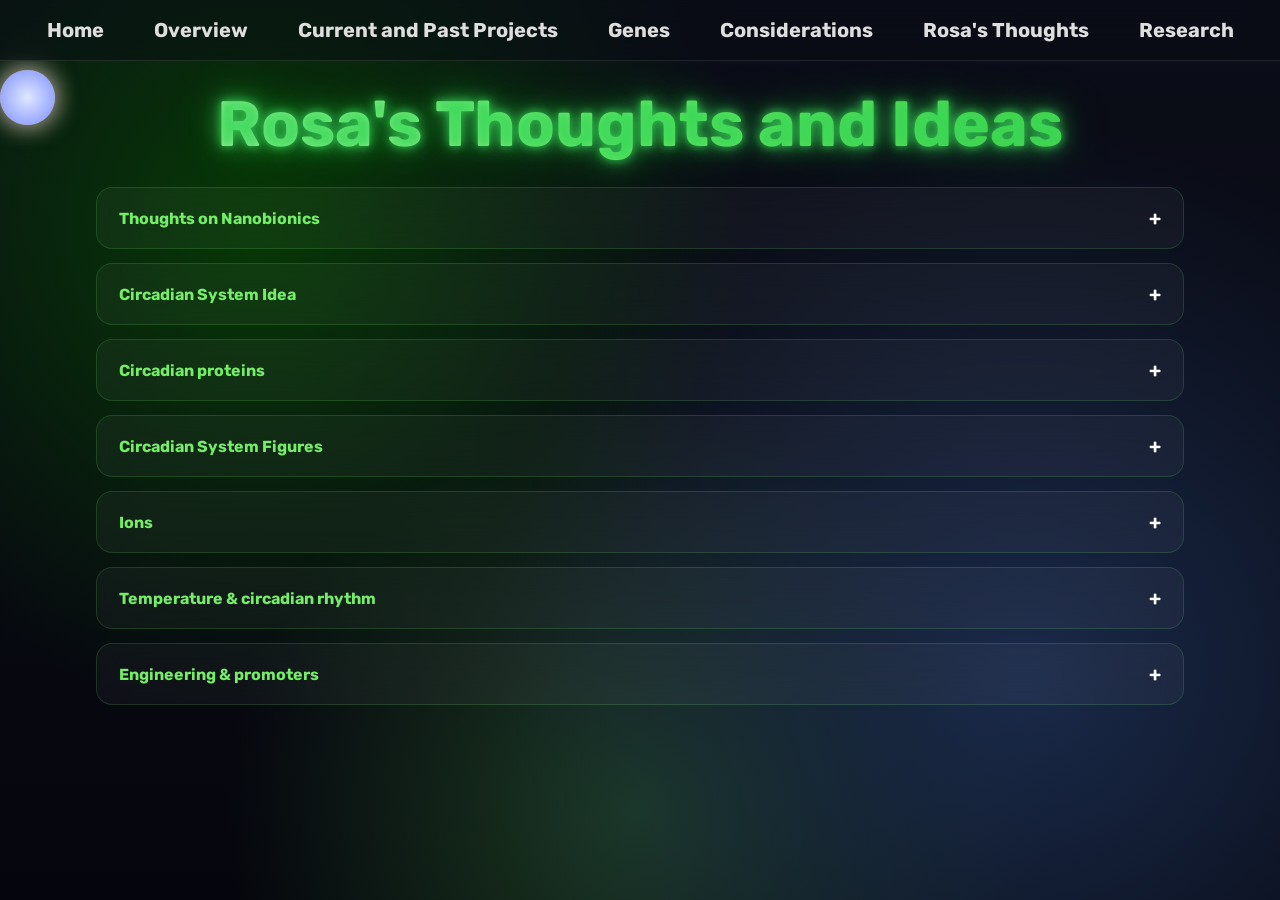
<file: rosasthoughts.html>
<!DOCTYPE html>
<html>

<head>
  <title>Rosa's Thoughts and Ideas</title>
  <link rel="stylesheet" href="style.css">

  <style>

    body {
      margin: 0;
      font-family: 'Rubik', Arial, sans-serif;
      color: white;
      min-height: 100vh;
      padding-top: 0px;
      overflow-x: hidden;

      background:
        radial-gradient(circle at 20% 25%, #073806 0%, transparent 40%),
        radial-gradient(circle at 80% 75%, #1a2a4a 0%, transparent 45%),
        radial-gradient(circle at 50% 90%, #1c3b21 0%, transparent 40%),
        linear-gradient(180deg, #0b0d18 0%, #05060d 100%);
    }

    /* ================= CIRCADIAN ANIMATION ================= */

    .sky {
      position: fixed;
      top: 0;
      left: 0;
      width: 100%;
      height: 170px;
      z-index: 0;
      pointer-events: none;
    }

    .sun, .moon {
      position: absolute;
      width: 55px;
      height: 55px;
      border-radius: 50%;
      top: 70px;
      animation: orbit 14s linear infinite;
    }

    .sun {
      background: radial-gradient(circle, #ffe57a, #ff9f1a);
      box-shadow: 0 0 25px rgba(255,200,80,0.8);
    }

    .moon {
      background: radial-gradient(circle, #dfe8ff, #7a8cff);
      animation-delay: -7s;
      box-shadow: 0 0 25px rgba(120,160,255,0.6);
    }

    @keyframes orbit {
      0% { left: -80px; transform: translateY(20px); }
      25% { transform: translateY(-30px); }
      50% { left: 50%; transform: translateY(40px); }
      75% { transform: translateY(-20px); }
      100% { left: 110%; transform: translateY(20px); }
    }

    /* ================= TITLE ONLY ADD ================= */

    h1 {
      font-size: 64px;
      margin: 25px 0;
      text-align: center;

      background: linear-gradient(to right, #daffd6, #75ed69, #40c433);
      -webkit-background-clip: text;
      -webkit-text-fill-color: transparent;

      text-shadow:
        0 0 8px rgba(55, 214, 88, 0.8),
        0 0 18px rgba(55, 214, 88, 0.6),
        0 0 32px rgba(55, 214, 88, 0.4),
        0 0 55px rgba(113, 255, 110, 0.25);

      opacity: 0;
      transform: translateY(20px);
      animation: titleReveal 1s ease-out forwards;
    }

    @keyframes titleReveal {
      from {
        opacity: 0;
        transform: translateY(20px);
      }
      to {
        opacity: 1;
        transform: translateY(0);
      }
    }

    /* ================= ACCORDION ================= */

    .accordion {
      width: 85%;
      margin: auto;
      margin-bottom: 120px;
      position: relative;
      z-index: 2;
    }

    .item {
      background: rgba(255,255,255,0.04);
      border: 1px solid rgba(113,255,110,0.15);
      border-radius: 16px;
      margin-bottom: 14px;
      backdrop-filter: blur(14px);
      overflow: hidden;
      transition: 0.3s;
    }

    .item:hover {
      box-shadow: 0 0 25px rgba(113,255,110,0.15);
      transform: translateY(-2px);
    }

    .header {
      display: flex;
      justify-content: space-between;
      align-items: center;
      padding: 18px 22px;
      cursor: pointer;
      color: #75ed69;
      font-weight: bold;
    }

    .plus {
      transition: 0.3s;
      font-size: 20px;
      color: white;
    }

    .item.active .plus {
      transform: rotate(45deg);
      color: #71ff6e;
    }

    .content {
      max-height: 0;
      overflow: hidden;
      transition: max-height 0.45s ease;
      padding: 0 22px;
      color: #ddd;
      line-height: 1.8;
      font-size: 15px;
    }

    .item.active .content {
      max-height: 1200px;
      padding-bottom: 18px;
    }

    a {
      color: #75ed69;
    }

    /* FIGURE GALLERY */

.figure-gallery {
  display: flex;
  justify-content: center;
  gap: 20px;
  flex-wrap: wrap;

  margin-top: 20px;
}

.figure-item {
  text-align: center;
}

.figure-item img {
  width: 260px;
  height: 170px;

  object-fit: cover;

  border-radius: 14px;

  cursor: pointer;

  border: 1px solid rgba(255,255,255,0.1);

  box-shadow: 0 0 18px rgba(55,214,88,0.15);

  transition: all 0.3s ease;
}

.figure-item img:hover {
  transform: translateY(-6px) scale(1.03);

  box-shadow: 0 0 26px rgba(55,214,88,0.35);
}

.figure-label {
  margin-top: 10px;

  color: #d8d8d8;

  font-size: 14px;
}

/* MODAL */

.modal {
  display: none;

  position: fixed;
  z-index: 9999;

  left: 0;
  top: 0;

  width: 100%;
  height: 100%;

  background: rgba(0,0,0,0.9);

  backdrop-filter: blur(10px);

  animation: fadeModal 0.25s ease;
}

.modal-content {
  display: block;

  margin: 55px auto 18px auto;

  max-width: 82%;
  max-height: 72vh;

  border-radius: 18px;

  box-shadow: 0 0 40px rgba(255,255,255,0.12);
}

#caption {
  text-align: center;

  color: white;

  font-size: 24px;

  margin-top: 8px;
}

#credit {
  text-align: center;

  margin-top: 12px;
}

#credit a {
  color: #78b7ff;

  text-decoration: none;

  font-size: 15px;
}

#credit a:hover {
  text-decoration: underline;
}

.close {
  position: absolute;

  top: 20px;
  right: 38px;

  color: white;

  font-size: 48px;

  cursor: pointer;

  transition: 0.2s;
}

.close:hover {
  color: #75ed69;
}

@keyframes fadeModal {
  from { opacity: 0; }
  to { opacity: 1; }
}

  </style>
</head>

<body>

<div class="sky">
  <div class="sun"></div>
  <div class="moon"></div>
</div>

<nav>
  <ul>
    <li><a href="index.html">Home</a></li>
    <li><a href="overview.html">Overview</a></li>
    <li><a href="projects.html">Current and Past Projects</a></li>
    <li><a href="genes.html">Genes</a></li>
    <li><a href="considerations.html">Considerations</a></li>
    <li><a href="rosasthoughts.html">Rosa's Thoughts</a></li>
    <li><a href="research.html">Research</a></li>
  </ul>
</nav>

<h1>Rosa's Thoughts and Ideas</h1>

<div class="accordion">

  <div class="item">
    <div class="header" onclick="toggle(this)">
      Thoughts on Nanobionics <span class="plus">+</span>
    </div>
    <div class="content">
      -Luciferase enzymes, luciferase substrates, and cofactors are delivered to plants by encapsulating these components in silica, polymer, or other nanomaterials<br>
      -Nanomaterial based approaches allow scientists to customize bioluminescent plants (color, glow duration, etc.)<br>
      -Although a nanomaterial-based approach avoids some of the challenges associated with genetic modification, it requires more maintenance, material delivery, and is less automatic and long-lasting than what can be achieved through genetic engineering
    </div>
  </div>

  <div class="item">
    <div class="header" onclick="toggle(this)">
      Circadian System Idea <span class="plus">+</span>
    </div>
    <div class="content">
      Can we utilize natural circadian rhythm systems in plants so that plants “glow” in the night and do not glow in the dark? Can luciferase be activated at certain times of the day and inactivated at others? -> light, temperature, and other conditions.<br>
      -What makes an evening gene an “evening” gene and what makes a “morning” gene a morning gene?<br>
      -“Molecular clock” proteins can activate or inactivate some of the fluorescent proteins like luciferase<br>
      -Specialized glands/organs that contain luciferase, oxygen, luciferin, hispidin and necessary components. Possibly in the leaves
    </div>
  </div>

  <div class="item">
    <div class="header" onclick="toggle(this)">
      Circadian proteins <span class="plus">+</span>
    </div>
    <div class="content">
      -ZEITLUPE (ZTL): Blue-light photoreceptor proteins that regulate the circadian clock and flowering. Synchronizes plant internal biological clocks with outside signals and day-night cycle<br>
      -CCA1, LHY, TOC1. CCA1 and LHY are transcription factors for morning genes. TOC1 is a transcription repressor that peaks in the evening (<a href="https://www.science.org/doi/10.1126/science.1061320" target="_blank">Millar & Kay, 2000</a>)<br>
      -The DET1 protein in Arabidopsis may also play a role in regulating plant circadian systems by repressing “evening” genes such as CCA1/LHY. Basically, DET1 binds to transcriptional regulators including COP10 and DDB1 to form a transcriptional co-repressor complex and repress expression of transcription inhibitors (like TOC1) which then subsequently suppresses expression of CCA1. Turns evening genes off in the morning (<a href="https://www.cell.com/molecular-cell/fulltext/S1097-2765(11)00536-3" target="_blank">Dong et al., 2011</a>)
    </div>
  </div>

  <div class="item">
    <div class="header" onclick="toggle(this)">
      Circadian System Figures <span class="plus">+</span>
    </div>
    <div class="content">

  <div class="figure-gallery">

    <div class="figure-item"
         onclick="openModal(
         'det1.png',
         'DET1 regulates the oscillation of clock genes as part of a CDD complex',
         'Lau et al., 2011',
         'https://www.cell.com/molecular-cell/fulltext/S1097-2765(11)00536-3?_returnURL=https%3A%2F%2Flinkinghub.elsevier.com%2Fretrieve%2Fpii%2FS1097276511005363%3Fshowall%3Dtrue'
         )">

      <img src="det1.png" alt="Circadian figure 1">

      <p class="figure-label">
        DET1 Repression Pathway
      </p>

    </div>

    <div class="figure-item"
         onclick="openModal(
         'night.png',
         'Interactions between clock proteins and genes in maintaining a ~24-hour cycle and controlling transcription of morning and evening genes',
         'Alabadí et al., 2001',
         'https://www.science.org/doi/10.1126/science.1061320'
         )">

      <img src="night.png" alt="Circadian figure 2">

      <p class="figure-label">
        Clock Protein & Gene Interactions
      </p>

    </div>

    <div class="figure-item"
         onclick="openModal(
         'input.png',
         'Interactions between transcription factors and genes in the Arabidopsis circadian oscillator',
         'Green & Tobin, 2002',
         'https://www.cell.com/developmental-cell/fulltext/S1534-5807%2802%2900184-3'
         )">

      <img src="input.png" alt="Circadian figure 3">

      <p class="figure-label">
        Interactions Between CCA1, LHY, TOC1
      </p>

    </div>

  </div>

  </div>

</div>

  <div class="item">
    <div class="header" onclick="toggle(this)">
      Ions <span class="plus">+</span>
    </div>
    <div class="content">
      Can we use ions to control these fluorescent genes?<br>
      -Nutrient ions such as Ca2+, Mg2+, and Fe2+ play regulatory roles in synchronizing metabolic signals with the circadian clock (<a href="https://pmc.ncbi.nlm.nih.gov/articles/PMC10181312/" target="_blank">Sanchez et al., 2023</a>)<br>
      -Rhythmic Mg2+ fluctuations control carbon fixation and sugar accumulation in rice chloroplasts (<a href="https://pmc.ncbi.nlm.nih.gov/articles/PMC10181312/" target="_blank">Sanchez et al., 2023</a>)<br>
      -Mg2+ is also an essential cofactor for ATP-dependent enzymes involved in fluorescence in firefly enzymes like luciferase. Binds ATP and facilitates the adenylation of luciferin  (<a href="https://www.sciencedirect.com/topics/medicine-and-dentistry/firefly-luciferase" target="_blank">Wilson et al., 2019</a>)
    </div>
  </div>

  <div class="item">
    <div class="header" onclick="toggle(this)">
      Temperature & circadian rhythm <span class="plus">+</span>
    </div>
    <div class="content">
      What role does temperature play in entraining the circadian rhythm? <br>
      -Several circadian clock genes, including CCA1, LHY, GI, PRR7, PRR9, have been shown to interact with temperature signals<br>
      -Interesting connection to green fluorescent protein (GFP): The transcription factor ELF3 acts as a thermosensor. ELF3 fused with GFP forms glowing speckles in response to higher temperatures (<a href="https://pmc.ncbi.nlm.nih.gov/articles/PMC10181312/" target="_blank">Sanchez et al., 2023</a>)<br>
      -Some genes like CCA1 and LHY may regulate circadian systems through rhythmic histone modification of various clock genes like SDG2 and JMJ14 (<a href="https://link.springer.com/article/10.1186/s13059-019-1777-1" target="_blank">Huang et al., 2019</a>)
    </div>
  </div>

  <div class="item">
    <div class="header" onclick="toggle(this)">
      Engineering & promoters <span class="plus">+</span>
    </div>
    <div class="content">
      Can we engineer transcription factors for circadian regulation?<br>
      -Circadian promoters like CCA1 or TOC1 regulate rhythmic expression (<a href="https://pmc.ncbi.nlm.nih.gov/articles/PMC3189347/" target="_blank">Harmer et al., 2009</a>)<br>
      -LUX binding sites enable circadian repression (<a href="https://www.nature.com/articles/s41467-019-10485-6" target="_blank">Greenwood et al., 2019</a>)<br>
      -CCA1/LHY act as morning activators, TOC1/PRR as evening repressors -> is it possible to completely get rid of binding sites for evening repressors in bioluminescence genes without affecting other processes?<br>
      -How do we ensure certain metabolic cycles run continuously, even during the night, without inflicting metabolic burden? -> specialized ATP storage compartments that release it in the night? (in certain organs)<br>
      -Engineering a transcription factor with a molecular binding domain shape that can bind to the luciferase gene. The transcription factor also can bind to other transcription factors of the light-day circadian cycles

    </div>
  </div>

</div>

<script>
function toggle(el) {
  el.parentElement.classList.toggle("active");
}
</script>

  <!-- IMAGE MODAL -->

<div id="imgModal" class="modal">

  <span class="close" onclick="closeModal()">&times;</span>

  <img class="modal-content" id="modalImage">

  <div id="caption"></div>

  <div id="credit"></div>

</div>

<script>

function openModal(imageSrc, captionText, creditText, creditLink) {

  document.getElementById("imgModal").style.display = "block";

  document.getElementById("modalImage").src = imageSrc;

  document.getElementById("caption").innerHTML = captionText;

  document.getElementById("credit").innerHTML =
    `<a href="${creditLink}" target="_blank">${creditText}</a>`;
}

function closeModal() {
  document.getElementById("imgModal").style.display = "none";
}

  
</script>

</body>
</html>
</file>
<file: style.css>
/* Import Rubik font */
@import url('https://fonts.googleapis.com/css2?family=Rubik:wght@300;400;500;700;900&display=swap');

/* Global Styles */
html, body {
  height: 100%;
  margin: 0;
  padding: 0;
}

body {
  min-height: 100vh;
  background: linear-gradient(135deg, #e3ffdf 0%, #90f584 50%, #07b81b 100%);
  background-attachment: fixed;
  color: white;
  font-family: 'Rubik', Arial, sans-serif;
  text-align: center;
}

/* ================= NAVIGATION ================= */

nav {
  margin: 0;
  padding: 12px 0;

  width: 100%;

  background: rgba(10, 12, 20, 0.45);
  backdrop-filter: blur(14px);
  -webkit-backdrop-filter: blur(14px);

  border-bottom: 1px solid rgba(255,255,255,0.10);
}

nav ul {
  list-style: none;

  margin: 0;
  padding: 0 20px;

  display: flex;
  justify-content: center;
  align-items: center;

  gap: 30px;          

  flex-wrap: nowrap;  
  white-space: nowrap;
}

nav li {
  padding: 0;
  margin: 0;
}

/* LINKS */
nav a {
  color: #dedede;
  text-decoration: none;

  font-size: 20px;    
  font-weight: bold;

  padding: 6px 10px;
  border-radius: 10px;

  position: relative;
  display: inline-block;

  transition: all 0.3s ease;

  white-space: nowrap;
}

/* hover */
nav a:hover {
  color: #71ff6e;

  background: rgba(113, 255, 110, 0.08);

  text-shadow:
    0 0 8px rgba(113,255,110,0.6),
    0 0 16px rgba(113,255,110,0.3);
}

/* underline animation */
nav a::after {
  content: "";

  position: absolute;
  left: 0;
  bottom: -8px;

  width: 100%;
  height: 2px;

  background: transparent;
  transition: all 0.25s ease;
}

/* ACTIVE HOVER STATE */
nav a:hover::after {
  background: #71ff6e;
  box-shadow: 0 0 8px #71ff6e;
}

/* Hero Section */
.hero {
  margin-top: 120px;
}

.hero h1 {
  font-size: 70px;
  animation: titleGlow 1.2s ease forwards;
}

.subtitle {
  font-size: 22px;
  color: #bbb;
  margin-bottom: 40px;
}

/* Buttons */
.buttons {
  display: flex;
  justify-content: center;
  gap: 20px;
  margin-bottom: 120px;
}

.main-btn {
  background: #71ff6e;
  color: white;
  padding: 14px 28px;
  border-radius: 8px;
  text-decoration: none;
  font-weight: bold;
  transition: 0.3s;
  box-shadow: 0 0 15px rgba(255,143,179,0.6);
}

.main-btn:hover {
  background: #71ff6e;
  box-shadow: 0 0 25px rgba(255,143,179,1);
}

.secondary-btn {
  border: 2px solid #71ff6e;
  color: #71ff6e;
  padding: 12px 26px;
  border-radius: 8px;
  text-decoration: none;
  font-weight: bold;
  transition: 0.3s;
}

.secondary-btn:hover {
  background: #71ff6e;
  color: white;
}

/* Feature cards */
.features {
  display: flex;
  justify-content: center;
  gap: 40px;
  margin-bottom: 120px;
  flex-wrap: wrap;
}

.card {
  background: rgba(255,255,255,0.03);
  padding: 30px;
  width: 260px;
  border-radius: 12px;
  backdrop-filter: blur(10px);
  transition: 0.3s;
  border: 1px solid rgba(255,255,255,0.08);
}

.card:hover {
  transform: translateY(-8px);
  box-shadow: 0 0 20px rgba(255,143,179,0.3);
}

.card h2 {
  color: #71ff6e;
}


/* title glow animation */
@keyframes titleGlow {
  0% {
    opacity: 0;
    text-shadow: none;
    transform: translateY(10px);
  }

  100% {
    opacity: 1;
    text-shadow:
      0 0 10px rgba(113,255,110,0.6),
      0 0 20px rgba(113,255,110,0.4);
    transform: translateY(0);
  }
}
</file>
